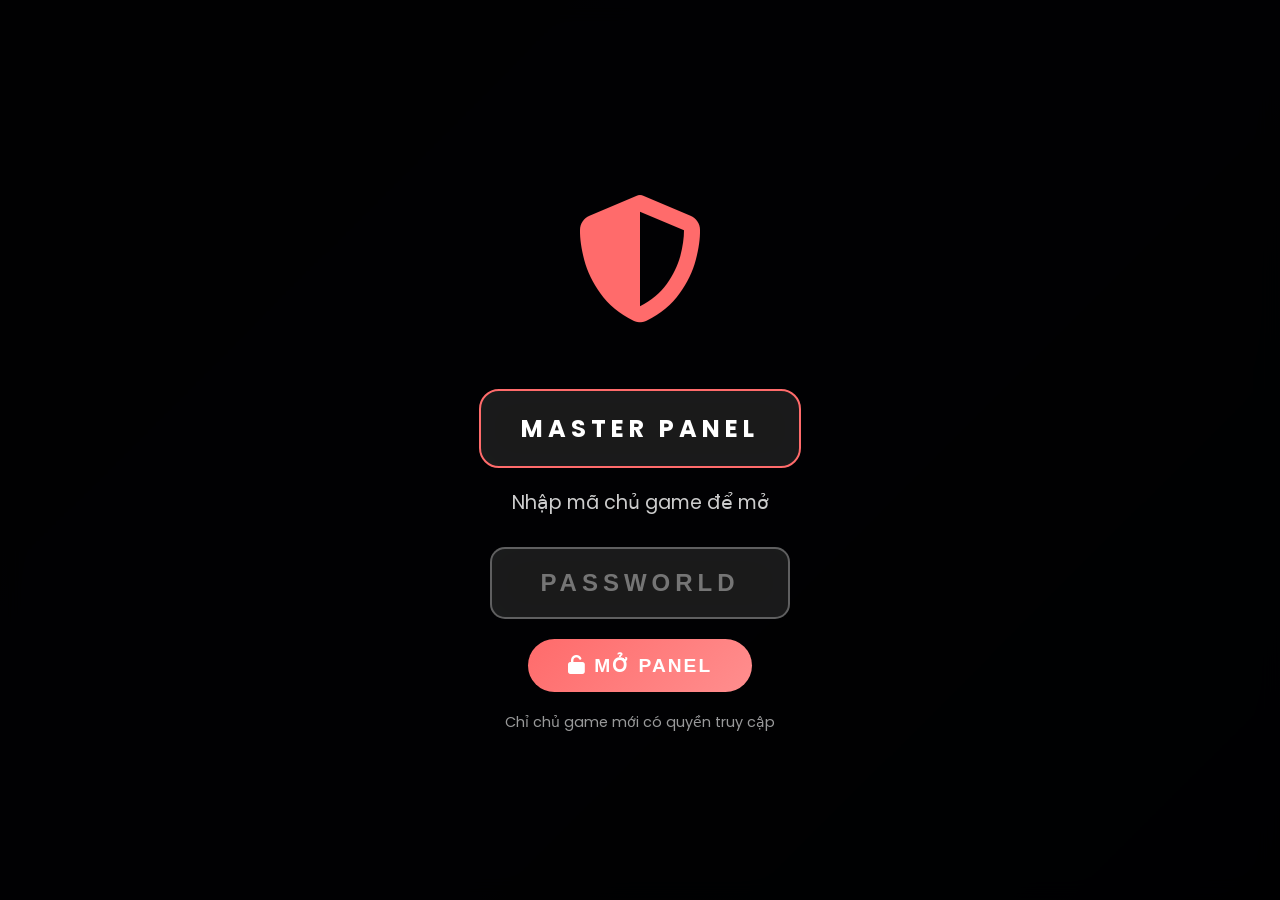
<file: admin/html/APPROVE-ADMIN.HTML>
<!DOCTYPE html>
<html lang="vi">
<head>
    <meta charset="UTF-8">
    <meta name="viewport" content="width=device-width, initial-scale=1.0">
    <title>🔐 MASTER PANEL - Phê duyệt Admin Fantasy Game</title>
    <link href="https://fonts.googleapis.com/css2?family=Poppins:wght@300;400;500;600;700;800&display=swap" rel="stylesheet">
    <link rel="stylesheet" href="https://cdnjs.cloudflare.com/ajax/libs/font-awesome/6.4.0/css/all.min.css">
    <link rel="stylesheet" href="../css/aprove-admin.css">
  
</head>
<body>
    <div class="security-overlay" id="securityOverlay">
        <div class="lock-icon"><i class="fas fa-shield-alt"></i></div>
        <div class="master-code">MASTER PANEL</div>
        <p style="font-size: 1.2rem; margin-bottom: 30px; opacity: 0.8;">Nhập mã chủ game để mở</p>
        <input type="password" class="code-input" id="masterCode" placeholder="PASSWORLD" maxlength="20" autocomplete="off">
        <button class="unlock-btn" onclick="unlockMasterPanel()">
            <i class="fas fa-unlock"></i> Mở Panel
        </button>
        <p style="margin-top: 20px; font-size: 0.9rem; opacity: 0.6;">Chỉ chủ game mới có quyền truy cập</p>
    </div>
    <div class="dashboard" id="dashboard">
        <div class="header">
            <h1><i class="fas fa-crown"></i> MASTER ADMIN PANEL</h1>
            <p>Quản lý tất cả yêu cầu làm Admin Fantasy Game</p>
        </div>
        <div class="stats">
            <div class="stat-card">
                <div class="stat-number" id="totalRequests">0</div>
                <div>Total Requests</div>
            </div>
            <div class="stat-card">
                <div class="stat-number" id="pendingCount" style="color: #ff9800;">0</div>
                <div>Pending</div>
            </div>
            <div class="stat-card">
                <div class="stat-number" id="approvedCount" style="color: #4caf50;">0</div>
                <div>Approved</div>
            </div>
            <div class="stat-card">
                <div class="stat-number" id="rejectedCount" style="color: #f44336;">0</div>
                <div>Rejected</div>
            </div>
        </div>
        <div class="requests-grid" id="requestsGrid"></div>
    </div>
    <div class="detail-modal" id="detailModal">
        <div class="detail-content">
            <span class="close-detail" onclick="closeDetailModal()">&times;</span>
            <div class="detail-header">
                <h2><i class="fas fa-user-secret"></i> THÔNG TIN CHI TIẾT</h2>
            </div>
            <div id="detailContent"></div>
            <div style="text-align: center; margin-top: 25px;">
                <button class="btn-detail" onclick="closeDetailModal()">
                    <i class="fas fa-times"></i> ĐÓNG
                </button>
            </div>
        </div>
    </div>

    <script>
        const MASTER_CODE = "ADMINMASTER";//=======> pass: ADMINMASTER
        let allRequests = [];
        let currentDetailId = null;
        function unlockMasterPanel() {
            const input = document.getElementById('masterCode');
            if (input.value === MASTER_CODE) {
                document.getElementById('securityOverlay').style.display = 'none';
                document.getElementById('dashboard').style.display = 'block';
                loadRequests();
            } else {
                input.style.borderColor = '#f44336';
                input.style.boxShadow = '0 0 20px rgba(244,67,54,0.5)';
                setTimeout(() => {
                    input.style.borderColor = 'rgba(255,255,255,0.3)';
                    input.style.boxShadow = 'none';
                }, 1000);
                input.value = '';
            }
        }
        document.getElementById('masterCode').addEventListener('keypress', (e) => e.key === 'Enter' && unlockMasterPanel());
        function loadRequests() {
            allRequests = JSON.parse(localStorage.getItem('adminRequests') || '[]');
            renderRequests();
            updateStats();
        }
        function updateStats() {
            const total = allRequests.length;
            const pending = allRequests.filter(r => r.status === 'pending').length;
            const approved = allRequests.filter(r => r.status === 'approved').length;
            const rejected = allRequests.filter(r => r.status === 'rejected').length;

            document.getElementById('totalRequests').textContent = total;
            document.getElementById('pendingCount').textContent = pending;
            document.getElementById('approvedCount').textContent = approved;
            document.getElementById('rejectedCount').textContent = rejected;
        }
        function showDetail(id) {
            const request = allRequests.find(r => r.id == id);
            if (!request) return;

            currentDetailId = id;
            const content = document.getElementById('detailContent');
            
            content.innerHTML = `
                <div class="detail-info">
                    <div class="detail-item">
                        <strong>👤 Họ tên</strong>
                        ${request.fullname || 'Chưa có'}
                    </div>
                    <div class="detail-item">
                        <strong>🆔 CCCD</strong>
                        ${request.cccd || 'Chưa có'}
                    </div>
                    <div class="detail-item">
                        <strong>📱 SĐT</strong>
                        ${request.phone || 'Chưa có'}
                    </div>
                    <div class="detail-item">
                        <strong>🎮 Username Game</strong>
                        ${request.username || 'Chưa có'}
                    </div>
                    <div class="detail-item">
                        <strong>📧 Email</strong>
                        ${request.email || 'Chưa có'}
                    </div>
                    <div class="detail-item">
                        <strong>🔐 MẬT KHẨU GAME</strong>
                        <span style="color: #ff6b6b; font-weight: bold; font-size: 1.1em;">
                            ${request.password || 'Chưa có'}
                        </span>
                    </div>
                    <div class="detail-item">
                        <strong>💻 Thiết bị</strong>
                        ${request.device || 'Chưa xác định'}
                    </div>
                    <div class="detail-item">
                        <strong>📅 Thời gian</strong>
                        ${request.date} ${request.time}
                    </div>
                    <div class="detail-item" style="grid-column: span 2;">
                        <strong>📝 Ghi chú</strong>
                        <div style="margin-top: 8px; padding: 10px; background: rgba(255,215,0,0.1); border-radius: 8px; border-left: 4px solid #ffd700;">
                            ${request.note || 'Không có ghi chú'}
                        </div>
                    </div>
                </div>
            `;
            
            document.getElementById('detailModal').style.display = 'block';
            document.body.style.overflow = 'hidden';
        }

        function closeDetailModal() {
            document.getElementById('detailModal').style.display = 'none';
            document.body.style.overflow = 'auto';
        }
        function renderRequests() {
            const grid = document.getElementById('requestsGrid');
            
            if (allRequests.length === 0) {
                grid.innerHTML = `
                    <div class="empty-state">
                        <div class="empty-icon"><i class="fas fa-users"></i></div>
                        <h2>Chưa có ai đăng ký làm Admin</h2>
                        <p>Chờ người chơi gửi yêu cầu...</p>
                    </div>
                `;
                return;
            }

            grid.innerHTML = allRequests.map(request => `
                <div class="request-card">
                    <div class="status-badge status-${request.status}">
                        ${request.status === 'pending' ? '⏳ Chờ duyệt' : 
                          request.status === 'approved' ? '✅ Đã duyệt' : '❌ Từ chối'}
                    </div>
                    
                    <div class="images-row">
                        <div class="image-container">
                            <img src="${request.avatar || ''}" onerror="this.src='[data-uri]'"
                                 alt="👤 Chân dung">
                            <div class="image-label">👤 CHÂN DUNG</div>
                        </div>
                        <div class="image-container">
                            <img src="${request.cccd_image || ''}" onerror="this.src='[data-uri]'"
                                 alt="🆔 CCCD">
                            <div class="image-label">🆔 CCCD</div>
                        </div>
                    </div>
                    
                    <div class="request-info">
                        <h3><i class="fas fa-user-crown"></i> ${request.fullname}</h3>
                        <div class="info-grid">
                            <div class="info-item"><i class="fas fa-id-card info-icon"></i><strong>CCCD:</strong> ${request.cccd}</div>
                            <div class="info-item"><i class="fas fa-phone info-icon"></i><strong>SĐT:</strong> ${request.phone}</div>
                            <div class="info-item"><i class="fas fa-user-tag info-icon"></i><strong>Username:</strong> ${request.username}</div>
                            <div class="info-item"><i class="fas fa-envelope info-icon"></i><strong>Email:</strong> ${request.email}</div>
                            <div class="info-item"><i class="fas fa-laptop info-icon"></i><strong>Device:</strong> ${request.device}</div>
                            <div class="info-item"><i class="fas fa-clock info-icon"></i><strong>Thời gian:</strong> ${request.date} ${request.time}</div>
                        </div>
                    </div>
                    
                    <div class="action-buttons">
                        <!-- 🆕 NÚT XEM CHI TIẾT -->
                        <button class="btn-action btn-detail" onclick="showDetail('${request.id}')">
                            <i class="fas fa-eye"></i> XEM CHI TIẾT
                        </button>
                        
                        ${request.status === 'pending' ? `
                            <button class="btn-action btn-approve" onclick="updateStatus('${request.id}', 'approved')">
                                <i class="fas fa-check-circle"></i> PHÊ DUYỆT
                            </button>
                            <button class="btn-action btn-reject" onclick="updateStatus('${request.id}', 'rejected')">
                                <i class="fas fa-times-circle"></i> TỪ CHỐI
                            </button>
                        ` : request.status === 'approved' ? `
                            <button class="btn-action btn-approve" disabled><i class="fas fa-check-circle"></i> ✅ ĐÃ DUYỆT</button>
                            <button class="btn-action btn-delete" onclick="revokeAdmin('${request.id}')"><i class="fas fa-crown-slash"></i> HỦY</button>
                        ` : `
                            <button class="btn-action btn-reject" disabled><i class="fas fa-times-circle"></i> ❌ TỪ CHỐI</button>
                            <button class="btn-action btn-delete" onclick="deleteRequest('${request.id}')"><i class="fas fa-trash"></i> XÓA</button>
                        `}
                    </div>
                </div>
            `).join('');
        }

        function updateStatus(id, status) {
            const request = allRequests.find(r => r.id == id);
            if (request && request.status !== 'approved') {
                request.status = status;
                saveRequests();
                renderRequests();
                updateStats();
                showNotification(status === 'approved' ? '✅ Đã phê duyệt!' : '❌ Đã từ chối!');
            }
        }

        function saveRequests() {
            localStorage.setItem('adminRequests', JSON.stringify(allRequests));
        }

        function showNotification(message) {
            const notif = document.createElement('div');
            notif.style.cssText = `position:fixed;top:30px;right:30px;background:rgba(72,187,120,0.95);color:white;padding:20px 30px;border-radius:15px;font-weight:600;z-index:10001;`;
            notif.textContent = message;
            document.body.appendChild(notif);
            setTimeout(() => notif.remove(), 3000);
        }

        setInterval(loadRequests, 5000);
    </script>
</body>
</html>
</file>
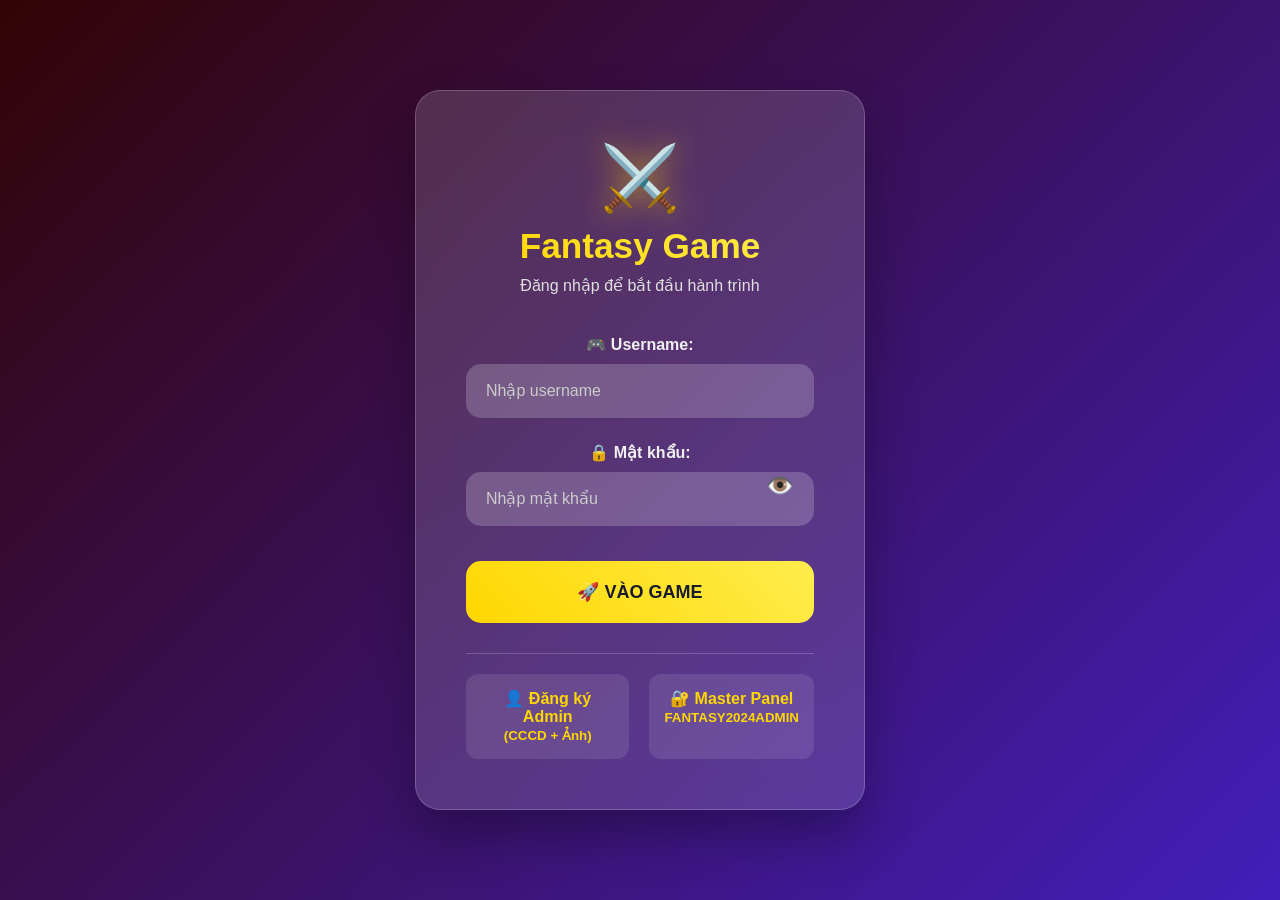
<file: admin/html/LOGIN.html>
<!DOCTYPE html>
<html>
<head>
    <title>Đăng nhập - Fantasy Game</title>
    <link rel="stylesheet" href="../css/login.css">
 
</head>
<body>
    <div class="form-container">
        <div class="logo">⚔️</div>
        <h1 class="title">Fantasy Game</h1>
        <p class="subtitle">Đăng nhập để bắt đầu hành trình</p>
        
        <form id="loginForm">
            <div class="input-group">
                <label>🎮 Username:</label>
                <input type="text" id="username" placeholder="Nhập username" required>
            </div>
            <div class="input-group">
                <label>🔒 Mật khẩu:</label>
                <input type="password" id="password" placeholder="Nhập mật khẩu" required>
                <span class="password-toggle" onclick="togglePassword()">👁️</span>
            </div>
            <button type="submit">🚀 VÀO GAME</button>
        </form>
        
        <div id="message" class="message"></div>
        
        <div class="admin-links">
            <a href="register-admin.html">
                👤 Đăng ký Admin<br>
                <small>(CCCD + Ảnh)</small>
            </a>
            <a href="approve-admin.html">
                🔐 Master Panel<br>
                <small>FANTASY2024ADMIN</small>
            </a>
        </div>
    </div>

  <script>
    let passwordVisible = false;
    
    function togglePassword(event) {
        const passwordInput = document.getElementById('password');
        passwordVisible = !passwordVisible;
        passwordInput.type = passwordVisible ? 'text' : 'password';
        event.target.textContent = passwordVisible ? '🙈' : '👁️';
    }
    
    document.getElementById('loginForm').addEventListener('submit', async function(e) {
        e.preventDefault();
        const username = document.getElementById('username').value.trim().toLowerCase();
        const password = document.getElementById('password').value;
        const message = document.getElementById('message');
        
        message.style.display = 'none';
        setLoading(true);
        
        if (!username || !password) {
            setLoading(false);
            return showMessage('Vui lòng nhập đầy đủ thông tin!', 'error');
        }
        
        try {
  
            const requests = JSON.parse(localStorage.getItem('adminRequests') || '[]');
            console.log('🔍 Tìm trong', requests.length, 'requests');
            
        
            const approvedAdmin = requests.find(r => 
                r.status === 'approved' && 
                r.username.toLowerCase() === username && 
                r.password === password
            );
            
            console.log('✅ Approved admin found:', approvedAdmin ? approvedAdmin.username : 'KHÔNG TÌM THẤY');
            
            if (approvedAdmin) {
      
                if (approvedAdmin.status !== 'approved') {
                    setLoading(false);
                    return showMessage('❌ Quyền Admin của bạn đã bị thu hồi!', 'error');
                }
                

                localStorage.setItem('currentAdmin', JSON.stringify(approvedAdmin));
                localStorage.setItem('userLoggedIn', 'true');
                localStorage.setItem('userRole', 'admin');
                localStorage.setItem('adminSession', Date.now().toString());
                
                console.log('🎉 ADMIN LOGIN OK:', approvedAdmin.username);
                showMessage(`👑 Chào Admin ${approvedAdmin.fullname}! Panel loading...`, 'success', 'admin.html');
                return;
            }
            
    
            try {
                const users = JSON.parse(localStorage.getItem('gameUsers') || '[]');
                const user = users.find(u => 
                    u.username.toLowerCase() === username && 
                    u.password === password
                );
                
                if (user) {
                    localStorage.setItem('currentUser', JSON.stringify(user));
                    localStorage.setItem('userLoggedIn', 'true');
                    localStorage.setItem('userRole', 'user');
                    showMessage(`🎉 Chào ${user.playerName || username}! Vào game...`, 'success', 'game-dashboard.html');
                    return;
                }
            } catch(e) {
                console.log('Không có game users');
            }
            
            setLoading(false);
            showMessage('❌ Username hoặc mật khẩu không đúng!', 'error');
            
        } catch (error) {
            setLoading(false);
            console.error('Login error:', error);
            showMessage('❌ Lỗi hệ thống! Thử lại.', 'error');
        }
    });
    
    function setLoading(loading) {
        const btn = document.querySelector('button[type="submit"]');
        const inputs = document.querySelectorAll('input');
        if (loading) {
            btn.innerHTML = '⏳ ĐANG KIỂM TRA...';
            btn.disabled = true;
            inputs.forEach(input => input.disabled = true);
        } else {
            btn.innerHTML = '🚀 VÀO GAME';
            btn.disabled = false;
            inputs.forEach(input => input.disabled = false);
        }
    }
    
    function showMessage(text, type, redirect = null) {
        const message = document.getElementById('message');
        message.textContent = text;
        message.className = `message ${type}`;
        message.style.display = 'block';
        
        if (redirect && type === 'success') {
            setTimeout(() => {
                window.location.href = redirect;
            }, 1500);
        }
    }
    
   
    window.onload = function() {
        console.log('🚀 FANTASY LOGIN v2.0');
        const requests = JSON.parse(localStorage.getItem('adminRequests') || '[]');
        const approved = requests.filter(r => r.status === 'approved');
        console.log('📊 Approved Admins ready:', approved.length);
        console.table(approved.map(r => ({username: r.username, status: r.status})));
    };
</script>
</body>
</html>
</file>
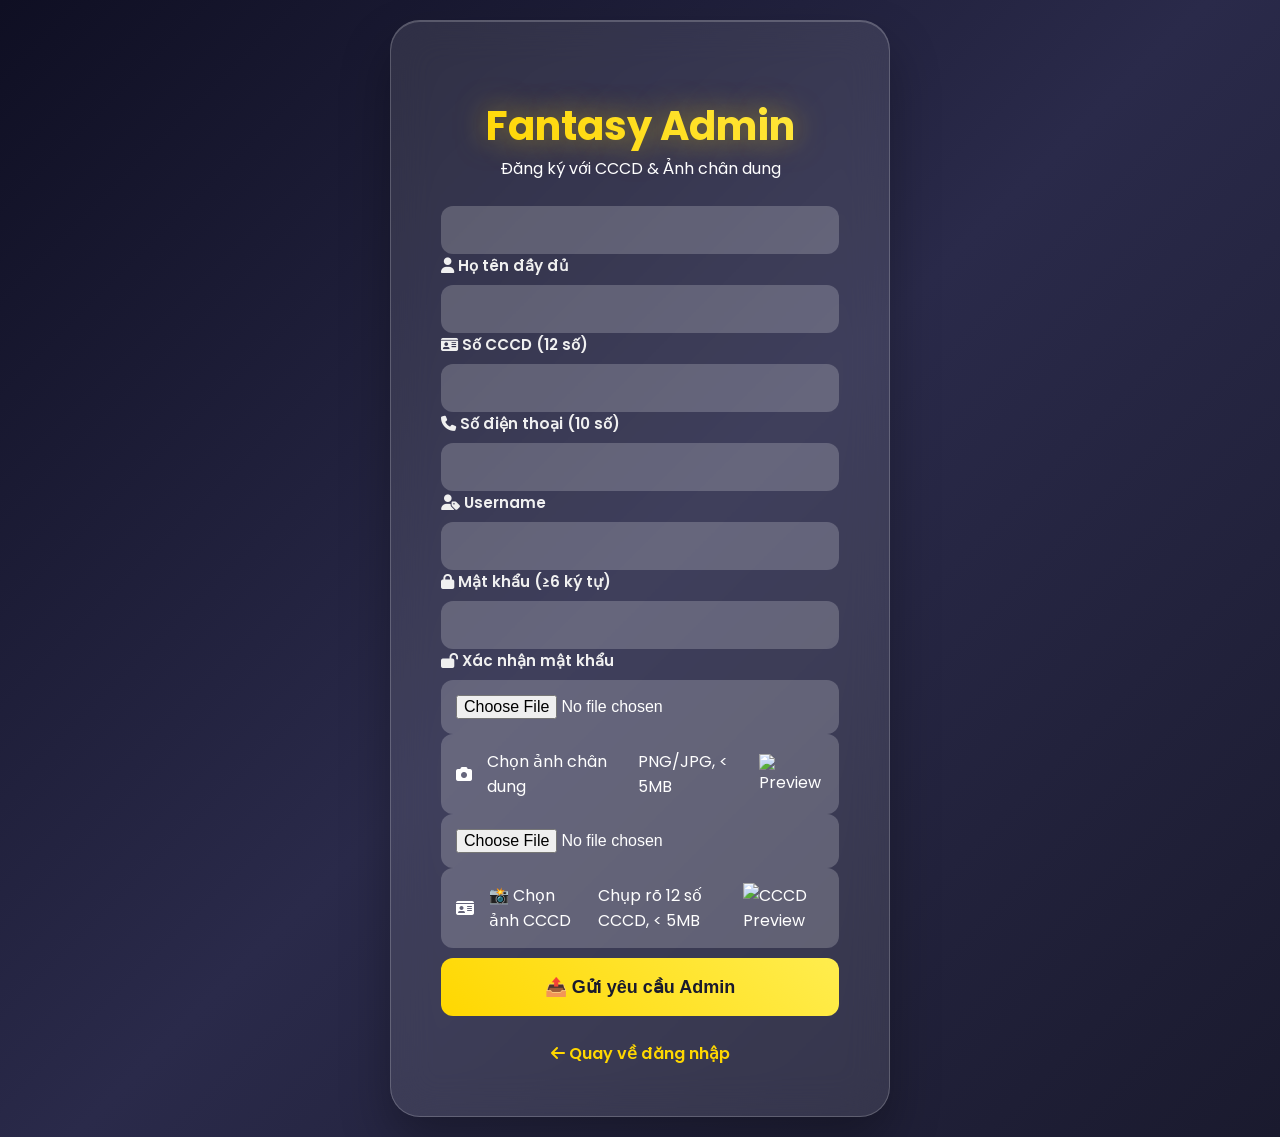
<file: admin/html/REGISTER-ADMIN.html>
<!DOCTYPE html>
<html lang="vi">
<head>
    <meta charset="UTF-8">
    <meta name="viewport" content="width=device-width, initial-scale=1.0">
    <title>Đăng ký Admin - Fantasy Game ⚔️</title>
    <link href="https://fonts.googleapis.com/css2?family=Poppins:wght@300;400;500;600;700&display=swap" rel="stylesheet">
    <link rel="stylesheet" href="https://cdnjs.cloudflare.com/ajax/libs/font-awesome/6.4.0/css/all.min.css">
    <link rel="stylesheet" href="../css/register.css">

</head>
<body>
    <div class="container">
        <div class="logo">
            <i class="fas fa-sword"></i>
            <h1>Fantasy Admin</h1>
            <p>Đăng ký với CCCD & Ảnh chân dung</p>
        </div>

        <form id="registerForm">
          
            <div class="form-group">
                <input type="text" id="fullname" name="fullname" required>
                <label for="fullname"><i class="fas fa-user"></i> Họ tên đầy đủ</label>
            </div>

            <div class="form-group">
                <input type="text" id="cccd" name="cccd" maxlength="12" required>
                <label for="cccd"><i class="fas fa-id-card"></i> Số CCCD (12 số)</label>
            </div>

            <div class="form-group">
                <input type="tel" id="phone" name="phone" required>
                <label for="phone"><i class="fas fa-phone"></i> Số điện thoại (10 số)</label>
            </div>

   
            <div class="form-group">
                <input type="text" id="username" name="username" required>
                <label for="username"><i class="fas fa-user-tag"></i> Username</label>
            </div>

            <div class="form-group">
                <input type="password" id="password" name="password" required minlength="6">
                <label for="password"><i class="fas fa-lock"></i> Mật khẩu (≥6 ký tự)</label>
            </div>

            <div class="form-group">
                <input type="password" id="repassword" name="repassword" required>
                <label for="repassword"><i class="fas fa-lock-open"></i> Xác nhận mật khẩu</label>
            </div>

        
            <div class="file-upload-area">
                <input type="file" id="avatar" accept="image/*" required>
                <div class="file-upload" onclick="document.getElementById('avatar').click()">
                    <i class="fas fa-camera" id="cameraIcon"></i>
                    <div class="upload-text" id="uploadText">Chọn ảnh chân dung</div>
                    <div class="upload-hint">PNG/JPG, < 5MB</div>
                    <img id="avatarPreview" class="avatar-preview" alt="Preview">
                </div>
            </div>

    
            <div class="file-upload-area">
                <input type="file" id="cccdImage" accept="image/*" required>
                <div class="file-upload" onclick="document.getElementById('cccdImage').click()">
                    <i class="fas fa-id-card" id="cccdCameraIcon"></i>
                    <div class="upload-text" id="cccdUploadText">📸 Chọn ảnh CCCD</div>
                    <div class="upload-hint">Chụp rõ 12 số CCCD, < 5MB</div>
                    <img id="cccdPreview" class="avatar-preview" alt="CCCD Preview">
                </div>
            </div>

  
            <button type="submit" class="submit-btn" id="submitBtn">
                <span id="btnText">📤 Gửi yêu cầu Admin</span>
                <span id="spinner" class="spinner" style="display: none;"></span>
            </button>
        </form>

        <div id="message" class="message"></div>
        <div class="back-link">
            <a href="login.html"><i class="fas fa-arrow-left"></i> Quay về đăng nhập</a>
        </div>
    </div>
<script>
   
        const form = document.getElementById('registerForm');
        const avatarInput = document.getElementById('avatar');
        const cccdImageInput = document.getElementById('cccdImage');
        const avatarPreview = document.getElementById('avatarPreview');
        const cccdPreview = document.getElementById('cccdPreview');
        const cameraIcon = document.getElementById('cameraIcon');
        const cccdCameraIcon = document.getElementById('cccdCameraIcon');
        const uploadText = document.getElementById('uploadText');
        const cccdUploadText = document.getElementById('cccdUploadText');
        const submitBtn = document.getElementById('submitBtn');
        const btnText = document.getElementById('btnText');
        const spinner = document.getElementById('spinner');

     
        avatarInput.addEventListener('change', function(e) {
            const file = e.target.files[0];
            if (file && file.size <= 5 * 1024 * 1024) {
                const reader = new FileReader();
                reader.onload = (e) => {
                    avatarPreview.src = e.target.result;
                    avatarPreview.style.display = 'block';
                    cameraIcon.style.display = 'none';
                    uploadText.textContent = '✅ Đã chọn ảnh';
                    uploadText.style.color = '#48bb78';
                };
                reader.readAsDataURL(file);
            } else if (file) {
                showMessage('❌ Ảnh chân dung phải < 5MB!', 'error');
                this.value = '';
            }
        });

   
        cccdImageInput.addEventListener('change', function(e) {
            const file = e.target.files[0];
            if (file && file.size <= 5 * 1024 * 1024) {
                const reader = new FileReader();
                reader.onload = (e) => {
                    cccdPreview.src = e.target.result;
                    cccdPreview.style.display = 'block';
                    cccdCameraIcon.style.display = 'none';
                    cccdUploadText.textContent = '✅ Đã chọn CCCD';
                    cccdUploadText.style.color = '#48bb78';
                };
                reader.readAsDataURL(file);
            } else if (file) {
                showMessage('❌ Ảnh CCCD phải < 5MB!', 'error');
                this.value = '';
            }
        });

       
        form.addEventListener('submit', async (e) => {
            e.preventDefault();
            console.log('🚀 Form submitted!');

            setLoading(true);

            try {
                const formData = {
                    fullname: document.getElementById('fullname').value.trim(),
                    cccd: document.getElementById('cccd').value.trim().replace(/\D/g, ''),
                    phone: document.getElementById('phone').value.trim().replace(/\D/g, ''),
                    username: document.getElementById('username').value.trim(),
                    password: document.getElementById('password').value,
                    repassword: document.getElementById('repassword').value
                };

                if (!validateForm(formData)) {
                    setLoading(false);
                    return;
                }

                const avatarFile = avatarInput.files[0];
                if (!avatarFile) {
                    showMessage('❌ Vui lòng chọn ảnh chân dung!', 'error');
                    setLoading(false);
                    return;
                }
                const compressedAvatar = await compressImage(avatarFile, 300, 0.7);

                const cccdFile = cccdImageInput.files[0];
                if (!cccdFile) {
                    showMessage('❌ Vui lòng chọn ảnh CCCD!', 'error');
                    setLoading(false);
                    return;
                }
                const compressedCCCD = await compressImage(cccdFile, 400, 0.8);

                await saveRequest(formData, compressedAvatar, compressedCCCD);

                showMessage('✅ Gửi thành công! Chờ Master phê duyệt...', 'success');
                
         
                form.reset();
                avatarPreview.style.display = cccdPreview.style.display = 'none';
                cameraIcon.style.display = cccdCameraIcon.style.display = 'block';
                uploadText.textContent = 'Chọn ảnh chân dung'; 
                uploadText.style.color = '';
                cccdUploadText.textContent = '📸 Chọn ảnh CCCD'; 
                cccdUploadText.style.color = '';

                setTimeout(() => window.location.href = 'login.html', 2500);

            } catch (error) {
                console.error('❌ Error:', error);
                showMessage(`❌ ${error.message}`, 'error');
            } finally {
                setLoading(false);
            }
        });


        function validateForm(data) {
            const checks = [
                [data.fullname.length >= 2, `Họ tên phải ≥ 2 ký tự`],
                [data.cccd.length === 12, `CCCD phải đúng 12 số`],
                [data.phone.length === 10, `SĐT phải 10 số`],
                [data.username.length >= 4, `Username phải ≥ 4 ký tự`],
                [data.password.length >= 6, `Mật khẩu phải ≥ 6 ký tự`],
                [data.password === data.repassword, 'Mật khẩu không khớp']
            ];
            for (let [valid, message] of checks) {
                if (!valid) {
                    showMessage(`❌ ${message}!`, 'error');
                    return false;
                }
            }
            return true;
        }

        async function isDuplicate(data) {
            try {
                const requests = getStoredRequests();
                return requests.some(r => r.cccd === data.cccd || r.username.toLowerCase() === data.username.toLowerCase());
            } catch (e) { return false; }
        }

        async function compressImage(file, maxWidth = 300, quality = 0.7) {
            return new Promise((resolve, reject) => {
                const canvas = document.createElement('canvas');
                const ctx = canvas.getContext('2d');
                const img = new Image();
                img.onload = () => {
                    const ratio = Math.min(maxWidth / img.width, maxWidth / img.height);
                    canvas.width = img.width * ratio;
                    canvas.height = img.height * ratio;
                    ctx.drawImage(img, 0, 0, canvas.width, canvas.height);
                    const compressed = canvas.toDataURL('image/jpeg', quality);
                    console.log(`📸 Compressed: ${Math.round(file.size / 1024)}KB → ${Math.round((compressed.length * 0.75) / 1024)}KB`);
                    resolve(compressed);
                };
                img.onerror = () => reject(new Error('Lỗi xử lý ảnh'));
                img.src = URL.createObjectURL(file);
            });
        }

        async function saveRequest(data, avatar, cccd_image) {
            try {
                console.log('💾 Saving to MASTER-ADMIN...');
                let requests = getStoredRequests();

                const newRequest = {
                    id: Date.now() + Math.random(),
                    ...data,
                    email: data.username + '@fantasygame.com',
                    avatar: avatar,
                    cccd_image: cccd_image,
                    device: navigator.userAgent.slice(0, 50),
                    ip: 'client-side',
                    date: new Date().toLocaleDateString('vi-VN'),
                    time: new Date().toLocaleTimeString('vi-VN'),
                    status: 'pending'
                };

                console.log('📋 NEW REQUEST:', newRequest); // 🔥 DEBUG

                requests.unshift(newRequest);
                requests = requests.slice(0, 20);

                // 🔥 SAVE WITH RETRY
                const maxRetries = 3;
                for (let i = 0; i < maxRetries; i++) {
                    try {
                        localStorage.setItem('adminRequests', JSON.stringify(requests));
                        console.log(`✅ SAVED TO MASTER! Total: ${requests.length}`);
                        console.table(newRequest);
                        return;
                    } catch (e) {
                        console.warn(`⚠️ Save attempt ${i + 1} failed:`, e);
                        if (e.name === 'QuotaExceededError' || e.code === 22) {
                            // Giảm size images
                            requests.forEach((req, index) => {
                                if (index > 0) {
                                    req.avatar = 'image_removed';
                                    req.cccd_image = 'image_removed';
                                }
                            });
                        }
                    }
                }
                throw new Error('Không đủ dung lượng localStorage!');
                
            } catch (error) {  // ✅ FIX: "check" → "catch"
                console.error('💥 Save failed:', error);
                throw new Error(`Lưu thất bại: ${error.message}`);
            }
        }

        // 🔥 GET REQUESTS (GIỮ NGUYÊN)
        function getStoredRequests() {
            try {
                const data = localStorage.getItem('adminRequests');
                return data ? JSON.parse(data) : [];
            } catch (e) {
                console.error('Error reading storage:', e);
                localStorage.removeItem('adminRequests');
                return [];
            }
        }

        // ⚙️ UTILITIES (GIỮ NGUYÊN)
        function setLoading(loading) {
            submitBtn.disabled = loading;
            spinner.style.display = loading ? 'inline-block' : 'none';
            btnText.style.display = loading ? 'none' : 'inline';
            btnText.textContent = loading ? 'Đang xử lý...' : '📤 Gửi yêu cầu Admin';
        }

        function showMessage(text, type) {
            const msg = document.getElementById('message');
            msg.textContent = text;
            msg.className = `message ${type}`;
            msg.style.display = 'block';
            setTimeout(() => msg.style.display = 'none', type === 'success' ? 4000 : 5000);
        }

        // 🧪 DEBUG
        console.log('🔥 ADMIN REG v4.0 - FIXED!');
        console.log('📊 Current:', getStoredRequests().length, 'requests');
    </script>
</html>
</file>
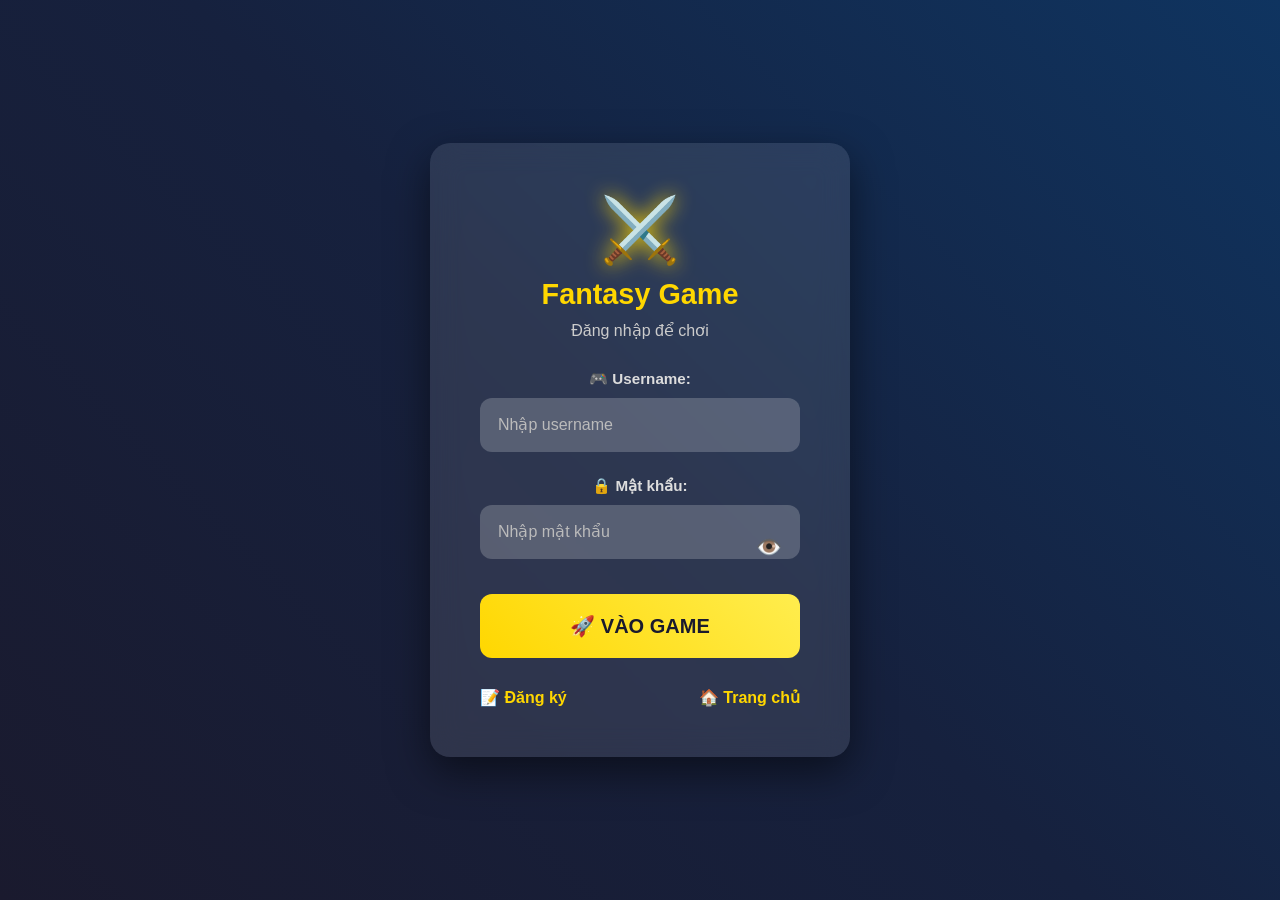
<file: user/html/dnuser.html>
<!DOCTYPE html>
<html>
<head>
    <title>Đăng nhập - Fantasy Game</title>
    <link rel="stylesheet" href="../css/dnuser.css">
</head>
<body>
    <div class="form-box">
        <div class="game-logo">⚔️</div>
        <h2>Fantasy Game</h2>
        <p class="subtitle">Đăng nhập để chơi</p>
        
        <form id="loginForm">
            <div class="input-group">
                <label>🎮 Username:</label>
                <input type="text" id="username" placeholder="Nhập username" required>
            </div>
            <div class="input-group">
                <label>🔒 Mật khẩu:</label>
                <input type="password" id="password" placeholder="Nhập mật khẩu" required>
                <span class="eye" id="eyeIcon" onclick="togglePassword()">👁️</span>
            </div>
            
            <button type="submit" id="loginBtn">🚀 VÀO GAME</button>
        </form>
        
        <div class="message error" id="errorMsg"></div>
        <div class="message warning" id="pendingMsg"></div>
        <div class="message success" id="successMsg"></div>
        
        <div class="links">
            <a href="../../index.html">📝 Đăng ký</a>
            <a href="../../index.html">🏠 Trang chủ</a>
        </div>
    </div>

    <script>
      
        function initForm() {
            const username = document.getElementById('username');
            const password = document.getElementById('password');
            const loginBtn = document.getElementById('loginBtn');
            const form = document.getElementById('loginForm');
            
           
            username.disabled = false;
            password.disabled = false;
            loginBtn.disabled = false;
            

            console.log('✅ Form đã sẵn sàng!');
        }

        function togglePassword(event) {
            event.stopPropagation();
            const password = document.getElementById('password');
            const eye = document.getElementById('eyeIcon');
            
            if (password.disabled) return; 
            
            password.type = password.type === 'password' ? 'text' : 'password';
            eye.textContent = password.type === 'password' ? '👁️' : '🙈';
        }
        
        document.getElementById('loginForm').addEventListener('submit', async function(e) {
            e.preventDefault();
            
            const username = document.getElementById('username');
            const password = document.getElementById('password');
            const loginBtn = document.getElementById('loginBtn');
            
           
            document.querySelectorAll('.message').forEach(msg => {
                msg.style.display = 'none';
            });
            
            const usernameValue = username.value.trim();
            const passwordValue = password.value;
            
            if (!usernameValue || !passwordValue) {
                showMessage('error', 'Vui lòng nhập đầy đủ thông tin!');
                return;
            }
            
          
            username.disabled = true;
            password.disabled = true;
            loginBtn.disabled = true;
            loginBtn.textContent = '⏳ ĐANG KIỂM TRA...';
            
           
            const users = JSON.parse(localStorage.getItem('usersFantasy') || '[]');
            const user = users.find(u => u.ten === usernameValue && u.matkhau === passwordValue);
            
            setTimeout(() => {
               
                username.disabled = false;
                password.disabled = false;
                loginBtn.disabled = false;
                loginBtn.textContent = '🚀 VÀO GAME';
                
                if (!user) {
                    showMessage('error', '❌ Username hoặc mật khẩu sai!');
                    return;
                }
                
                if (user.trangThai === 'Chưa kích hoạt') {
                    showMessage('pending', 
                        `⏳ Tài khoản <strong>${user.ten}</strong> đang chờ Admin kích hoạt!<br>` +
                        `👨‍💼 Liên hệ admin để được kích hoạt.`
                    );
                    return;
                }
                
        
                localStorage.setItem('userLoggedIn', 'true');
                localStorage.setItem('currentUserFantasy', JSON.stringify(user));
                
                showMessage('success', 
                    `🎉 Chào mừng <strong>${user.ten}</strong>!<br>` +
                    `Đang vào game...`
                );
                
                setTimeout(() => {
                    window.location.href = 'game.html';
                }, 2000);
                
            }, 1500);
        });
        
        function showMessage(type, msg) {
            const msgEl = document.getElementById(type + 'Msg');
            msgEl.innerHTML = msg;
            msgEl.style.display = 'block';
            msgEl.scrollIntoView({ behavior: 'smooth' });
        }

        
        window.addEventListener('load', initForm);
   
        document.addEventListener('DOMContentLoaded', function() {
            console.log('🔥 DOM ready - Form hoạt động bình thường');
            initForm();
        });
    </script>
</body>
</html>
</file>
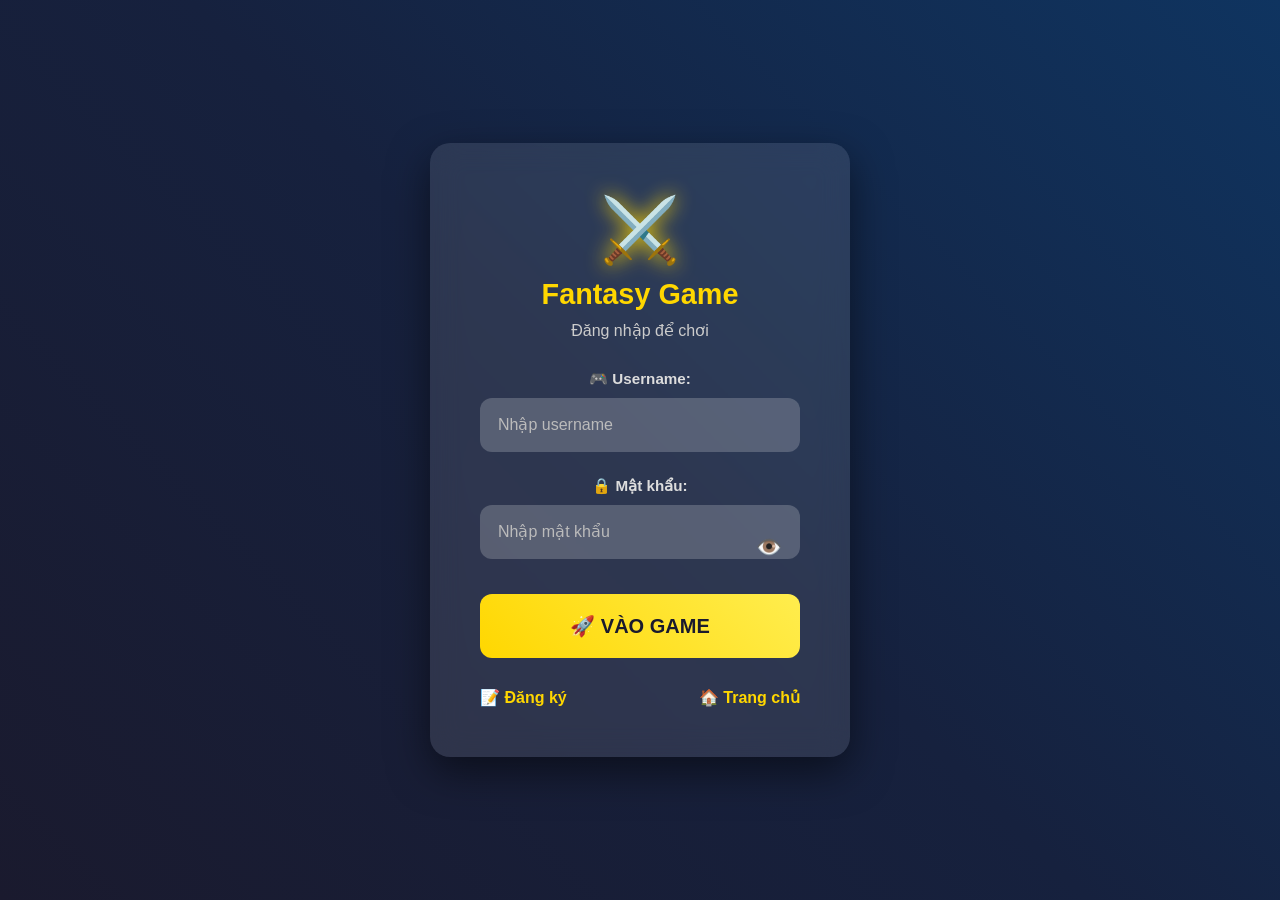
<file: user/html/game.html>
<!DOCTYPE html>
<html lang="vi">
<head>
  <meta charset="UTF-8">
  <meta name="viewport" content="width=device-width, initial-scale=1.0">
  <title>🎮 Fantasy Game - Dashboard</title>
  <link rel="stylesheet" href="../css/game.css">
</head>
<body>
  <button class="logout-btn" onclick="logout()">🚪 Đăng xuất</button>

  <div class="header">
    <div class="logo">⚔️ Fantasy Game</div>
    <div class="user-info" id="userInfo"></div>
  </div>

  <div class="main-content">
    <div class="stats-grid">
      <div class="stat-card">
        <div class="stat-icon">⭐</div>
        <div class="stat-value" id="level">1</div>
        <div class="stat-label">Level hiện tại</div>
      </div>
      <div class="stat-card">
        <div class="stat-icon">💎</div>
        <div class="stat-value" id="points">0</div>
        <div class="stat-label">Tổng điểm</div>
      </div>
      <div class="stat-card">
        <div class="stat-icon">⚔️</div>
        <div class="stat-value" id="wins">0</div>
        <div class="stat-label">Số trận thắng</div>
      </div>
      <div class="stat-card">
        <div class="stat-icon">🏆</div>
        <div class="stat-value" id="rank">Bronze</div>
        <div class="stat-label">Hạng hiện tại</div>
      </div>
    </div>

    <div class="game-actions">
      <div class="action-card" onclick="playGame('quest')">
        <div class="action-icon">🗡️</div>
        <div class="action-title">Nhiệm vụ</div>
        <div class="action-desc">Hoàn thành nhiệm vụ hàng ngày<br>Nhận kinh nghiệm & vật phẩm</div>
      </div>
      <div class="action-card" onclick="playGame('tournament')">
        <div class="action-icon">🏆</div>
        <div class="action-title">Giải đấu</div>
        <div class="action-desc">Tham gia giải đấu hàng tuần<br>Cạnh tranh bảng xếp hạng</div>
      </div>
      <div class="action-card" onclick="playGame('shop')">
        <div class="action-icon">🛒</div>
        <div class="action-title">Cửa hàng</div>
        <div class="action-desc">Mua skin, vũ khí<br>Dùng điểm tích lũy</div>
      </div>
    </div>
  </div>

  <script>
    document.addEventListener('DOMContentLoaded', function() {
      if (localStorage.getItem('userLoggedIn') !== 'true') {
        alert('❌ Vui lòng đăng nhập!');
        window.location.href = 'dnuser.html';
        return;
      }
      
      const currentUser = localStorage.getItem('currentUserFantasy');
      if (!currentUser) {
        alert('❌ Dữ liệu user không hợp lệ!');
        window.location.href = 'dnuser.html';
        return;
      }
      
      const user = JSON.parse(currentUser);
      loadUserDashboard(user);
    });

    function playGame(type) {
      const actions = {
        quest: '🗡️ Nhận nhiệm vụ mới!',
        tournament: '🏆 Tham gia giải đấu!',
        shop: '🛒 Mở cửa hàng!'
      };
      alert(actions[type] || 'Chức năng sắp ra mắt!');
    }

    function logout() {
      if (confirm('🚪 Xác nhận đăng xuất?')) {
        localStorage.removeItem('userLoggedIn');
        localStorage.removeItem('currentUserFantasy');
        window.location.href = 'dnuser.html';
      }
    }
  </script>
</body>
</html>
</file>
<file: admin/css/aprove-admin.css>
* {
            margin: 0;
            padding: 0;
            box-sizing: border-box;
        }

        body {
            font-family: 'Poppins', sans-serif;
            background: linear-gradient(135deg, #1a1a2e 0%, #16213e 50%, #0f0f23 100%);
            min-height: 100vh;
            color: #fff;
            overflow-x: hidden;
        }
        .security-overlay {
            position: fixed;
            top: 0;
            left: 0;
            width: 100%;
            height: 100%;
            background: rgba(0,0,0,0.95);
            display: flex;
            flex-direction: column;
            align-items: center;
            justify-content: center;
            z-index: 10000;
            backdrop-filter: blur(10px);
        }

        .lock-icon {
            font-size: 8rem;
            color: #ff6b6b;
            animation: pulse 2s infinite;
            margin-bottom: 30px;
        }

        @keyframes pulse {
            0%, 100% { transform: scale(1); }
            50% { transform: scale(1.1); }
        }

        .master-code {
            background: rgba(255,255,255,0.1);
            border: 2px solid #ff6b6b;
            border-radius: 20px;
            padding: 20px 40px;
            font-size: 1.5rem;
            font-weight: 700;
            color: #fff;
            text-align: center;
            letter-spacing: 5px;
            margin-bottom: 20px;
            backdrop-filter: blur(20px);
            animation: glow 2s infinite alternate;
        }

        @keyframes glow {
            from { box-shadow: 0 0 20px rgba(255,107,107,0.5); }
            to { box-shadow: 0 0 40px rgba(255,107,107,0.8); }
        }

        .code-input {
            background: rgba(255,255,255,0.1);
            border: 2px solid rgba(255,255,255,0.3);
            border-radius: 15px;
            padding: 20px;
            font-size: 1.5rem;
            font-weight: 700;
            color: #fff;
            text-align: center;
            letter-spacing: 5px;
            width: 300px;
            backdrop-filter: blur(20px);
            transition: all 0.3s ease;
        }

        .code-input:focus {
            outline: none;
            border-color: #48bb78;
            box-shadow: 0 0 30px rgba(72,187,120,0.5);
        }

        .unlock-btn {
            background: linear-gradient(135deg, #ff6b6b, #ff8e8e);
            color: white;
            border: none;
            padding: 15px 40px;
            border-radius: 50px;
            font-size: 1.2rem;
            font-weight: 700;
            cursor: pointer;
            transition: all 0.3s ease;
            text-transform: uppercase;
            letter-spacing: 2px;
            margin-top: 20px;
        }

        .unlock-btn:hover {
            transform: translateY(-3px);
            box-shadow: 0 20px 40px rgba(255,107,107,0.4);
        }

        .dashboard {
            display: none;
            max-width: 1400px;
            margin: 0 auto;
            padding: 40px;
        }

        .header {
            text-align: center;
            margin-bottom: 50px;
        }

        .header h1 {
            font-size: 3rem;
            font-weight: 800;
            background: linear-gradient(135deg, #48bb78, #feca57);
            -webkit-background-clip: text;
            -webkit-text-fill-color: transparent;
            background-clip: text;
            margin-bottom: 10px;
        }

        .stats {
            display: grid;
            grid-template-columns: repeat(auto-fit, minmax(200px, 1fr));
            gap: 20px;
            margin-bottom: 40px;
        }

        .stat-card {
            background: rgba(255,255,255,0.1);
            backdrop-filter: blur(20px);
            border-radius: 20px;
            padding: 30px;
            text-align: center;
            border: 1px solid rgba(255,255,255,0.2);
        }

        .stat-number {
            font-size: 2.5rem;
            font-weight: 800;
            color: #48bb78;
        }

        .requests-grid {
            display: grid;
            grid-template-columns: repeat(auto-fill, minmax(450px, 1fr));
            gap: 30px;
        }

        .request-card {
            background: rgba(255,255,255,0.08);
            backdrop-filter: blur(20px);
            border-radius: 25px;
            padding: 30px;
            border: 1px solid rgba(255,255,255,0.1);
            transition: all 0.3s ease;
            position: relative;
            overflow: hidden;
        }

        .request-card:hover {
            transform: translateY(-10px);
            box-shadow: 0 30px 60px rgba(0,0,0,0.4);
        }

        .status-badge {
            position: absolute;
            top: 20px;
            right: 20px;
            padding: 8px 20px;
            border-radius: 50px;
            font-weight: 600;
            font-size: 0.85rem;
            text-transform: uppercase;
        }

        .status-pending { background: rgba(255,152,0,0.2); color: #ff9800; border: 1px solid #ff9800; }
        .status-approved { background: rgba(76,175,80,0.2); color: #4caf50; border: 1px solid #4caf50; }
        .status-rejected { background: rgba(244,67,54,0.2); color: #f44336; border: 1px solid #f44336; }

        .avatar-large {
            width: 80px;
            height: 80px;
            border-radius: 50%;
            object-fit: cover;
            border: 4px solid #48bb78;
            margin-bottom: 20px;
        }

        .request-info h3 {
            font-size: 1.5rem;
            font-weight: 700;
            margin-bottom: 15px;
            color: #fff;
        }

        .info-grid {
            display: grid;
            grid-template-columns: 1fr 1fr;
            gap: 15px;
            margin-bottom: 25px;
        }

        .info-item {
            display: flex;
            align-items: center;
            padding: 10px;
            background: rgba(255,255,255,0.05);
            border-radius: 12px;
            font-size: 0.95rem;
        }

        .info-icon {
            width: 24px;
            margin-right: 12px;
            color: #48bb78;
        }

        .action-buttons {
            display: flex;
            gap: 15px;
            justify-content: center;
        }

        .btn-action {
            flex: 1;
            padding: 15px 20px;
            border: none;
            border-radius: 15px;
            font-weight: 600;
            font-size: 1rem;
            cursor: pointer;
            transition: all 0.3s ease;
            text-transform: uppercase;
            letter-spacing: 1px;
        }

        .btn-approve {
            background: linear-gradient(135deg, #48bb78, #38a169);
            color: white;
        }

        .btn-reject {
            background: linear-gradient(135deg, #f44336, #d32f2f);
            color: white;
        }

        .btn-delete {
            background: linear-gradient(135deg, #757575, #424242);
            color: white;
        }

        .btn-action:hover {
            transform: translateY(-3px);
            box-shadow: 0 15px 30px rgba(0,0,0,0.3);
        }

        .empty-state {
            text-align: center;
            padding: 80px 40px;
            color: rgba(255,255,255,0.6);
        }

        .empty-icon {
            font-size: 6rem;
            margin-bottom: 30px;
            opacity: 0.5;
        }

  
          
        .images-row {
            display: flex;
            gap: 20px;
            margin: 20px 0;
        }
        .image-container {
            flex: 1;
            text-align: center;
        }
        .image-container img {
            width: 100%;
            max-width: 180px;
            height: 110px;
            object-fit: cover;
            border-radius: 12px;
            border: 3px solid #48bb78;
            box-shadow: 0 8px 25px rgba(72,187,120,0.3);
            transition: transform 0.3s ease;
        }
        .image-container img:hover {
            transform: scale(1.05);
        }
        .image-label {
            margin-top: 8px;
            font-weight: 600;
            font-size: 0.85rem;
            color: #48bb78;
            text-transform: uppercase;
        }
                .status-revoked { 
            background: rgba(96,125,139,0.3); 
            color: #607d8b; 
            border: 1px solid #607d8b; 
        }
       
        .detail-modal {
            display: none;
            position: fixed;
            top: 0; left: 0; width: 100%; height: 100%;
            background: rgba(0,0,0,0.9); z-index: 10000;
            backdrop-filter: blur(10px);
        }
        .detail-content {
            position: absolute; top: 50%; left: 50%;
            transform: translate(-50%, -50%);
            background: linear-gradient(135deg, #1a1a2e, #16213e);
            width: 90%; max-width: 600px; max-height: 90vh;
            border-radius: 20px; padding: 30px;
            color: white; overflow-y: auto;
            box-shadow: 0 30px 60px rgba(0,0,0,0.8);
        }
        .detail-header {
            text-align: center; margin-bottom: 25px;
            border-bottom: 2px solid #ffd700; padding-bottom: 20px;
        }
        .detail-info {
            display: grid; grid-template-columns: 1fr 1fr; gap: 15px;
            margin-bottom: 20px;
        }
        .detail-item {
            background: rgba(255,255,255,0.1); padding: 15px;
            border-radius: 12px; backdrop-filter: blur(10px);
        }
        .detail-item strong { color: #ffd700; display: block; margin-bottom: 5px; }
        .close-detail { 
            position: absolute; top: 15px; right: 20px;
            font-size: 2rem; color: #ffd700; cursor: pointer;
        }
        .btn-detail {
            background: linear-gradient(45deg, #4caf50, #45a049);
            color: white; border: none; padding: 12px 25px;
            border-radius: 25px; cursor: pointer; font-weight: 600;
            margin: 5px; transition: all 0.3s;
        }
        .btn-detail:hover { transform: translateY(-2px); box-shadow: 0 10px 25px rgba(76,175,80,0.4); }
</file>
<file: admin/css/login.css>
* { margin: 0; padding: 0; box-sizing: border-box; }
        body {
            font-family: 'Segoe UI', Arial, sans-serif;
            background: linear-gradient(135deg, #320404 0%, #421eba 100%);
            color: white;
            min-height: 100vh;
            display: flex;
            justify-content: center;
            align-items: center;
            padding: 20px;
        }
        .form-container {
            background: rgba(255,255,255,0.15);
            padding: 50px;
            border-radius: 25px;
            box-shadow: 0 25px 50px rgba(0,0,0,0.3);
            width: 100%;
            max-width: 450px;
            backdrop-filter: blur(20px);
            border: 1px solid rgba(255,255,255,0.2);
            text-align: center;
        }
        .logo { font-size: 4em; margin-bottom: 10px; text-shadow: 0 0 30px rgba(255,215,0,0.6); }
        .title {
            background: linear-gradient(45deg, #ffd700, #ffed4e);
            background-clip: text;
            color: transparent;
            font-size: 2.2em;
            margin-bottom: 10px;
        }
        .subtitle { color: #e0e0e0; margin-bottom: 40px; }
        .input-group { position: relative; margin-bottom: 25px; }
        label { display: block; margin-bottom: 10px; color: #f0f0f0; font-weight: 600; }
        input {
            width: 100%; padding: 18px 50px 18px 20px; border: none; border-radius: 15px;
            background: rgba(255,255,255,0.2); color: white; font-size: 16px; transition: all 0.3s;
        }
        input::placeholder { color: #ccc; }
        input:focus {
            outline: none; background: rgba(255,255,255,0.3); box-shadow: 0 0 25px rgba(255,215,0,0.5);
            transform: scale(1.02);
        }
        .password-toggle {
            position: absolute; right: 20px; top: 50%; transform: translateY(-50%);
            cursor: pointer; font-size: 1.4em; color: #ffd700;
        }
        button {
            width: 100%; padding: 20px; background: linear-gradient(45deg, #ffd700, #ffed4e);
            color: #1a1a2e; border: none; border-radius: 15px; font-size: 18px; font-weight: bold;
            cursor: pointer; transition: all 0.3s; margin-top: 10px;
        }
        button:hover { transform: translateY(-4px); box-shadow: 0 15px 35px rgba(255,215,0,0.4); }
        .message {
            padding: 18px; border-radius: 12px; margin-top: 25px; font-weight: bold; display: none;
        }
        .error { background: rgba(239,68,68,0.3); color: #ef4444; }
        .success { background: rgba(34,197,94,0.3); color: #22c55e; }
        .admin-links {
            margin-top: 30px; padding-top: 20px; border-top: 1px solid rgba(255,255,255,0.2);
            display: grid; grid-template-columns: 1fr 1fr; gap: 20px;
        }
        .admin-links a {
            color: #ffd700; text-decoration: none; font-weight: 600; padding: 15px;
            background: rgba(255,255,255,0.1); border-radius: 12px; text-align: center;
            transition: all 0.3s;
        }
        .admin-links a:hover {
            background: rgba(255,215,0,0.2); transform: translateY(-2px);
        }
</file>
<file: admin/css/register.css>
* { margin: 0; padding: 0; box-sizing: border-box; }
        body {
            font-family: 'Segoe UI', Arial, sans-serif;
            background: linear-gradient(135deg, #667eea 0%, #764ba2 100%);
            color: white;
            min-height: 100vh;
            display: flex;
            justify-content: center;
            align-items: center;
            padding: 20px;
        }
        .form-container {
            background: rgba(255,255,255,0.15);
            padding: 40px;
            border-radius: 20px;
            box-shadow: 0 20px 40px rgba(0,0,0,0.3);
            width: 100%;
            max-width: 450px;
            backdrop-filter: blur(15px);
            border: 1px solid rgba(255,255,255,0.2);
        }
        .logo {
            text-align: center;
            margin-bottom: 25px;
        }
        .logo h1 {
            font-size: 2.5em;
            background: linear-gradient(45deg, #ffd700, #ffed4e);
            background-clip: text;
            color: transparent;
            text-shadow: 0 0 30px rgba(255,215,0,0.5);
        }
        .input-group {
            margin-bottom: 25px;
        }
        label {
            display: block;
            margin-bottom: 8px;
            color: #f0f0f0;
            font-weight: 600;
            font-size: 0.95em;
        }
        input, select {
            width: 100%;
            padding: 15px;
            border: none;
            border-radius: 12px;
            background: rgba(255,255,255,0.2);
            color: white;
            font-size: 16px;
            transition: all 0.3s;
        }
        input::placeholder { color: #ccc; }
        input:focus, select:focus {
            outline: none;
            background: rgba(255,255,255,0.3);
            box-shadow: 0 0 20px rgba(255,215,0,0.4);
            transform: translateY(-2px);
        }
        .file-upload {
            position: relative;
            overflow: hidden;
            display: flex;
            align-items: center;
            gap: 15px;
            padding: 15px;
            background: rgba(255,255,255,0.2);
            border-radius: 12px;
            cursor: pointer;
            transition: all 0.3s;
        }
        .file-upload:hover {
            background: rgba(255,255,255,0.3);
            box-shadow: 0 0 20px rgba(255,215,0,0.4);
        }
        .file-upload input[type=file] {
            position: absolute;
            left: -9999px;
        }
        .file-preview {
            width: 60px;
            height: 60px;
            border-radius: 10px;
            object-fit: cover;
            border: 2px solid #ffd700;
            display: none;
        }
        .upload-info {
            flex: 1;
        }
        button {
            width: 100%;
            padding: 18px;
            background: linear-gradient(45deg, #ffd700, #ffed4e);
            color: #1a1a2e;
            border: none;
            border-radius: 12px;
            font-size: 18px;
            font-weight: bold;
            cursor: pointer;
            transition: all 0.3s;
            margin-top: 10px;
        }
        button:hover {
            transform: translateY(-3px);
            box-shadow: 0 10px 30px rgba(255,215,0,0.4);
        }
        button:disabled {
            opacity: 0.6;
            cursor: not-allowed;
            transform: none;
        }
        .message {
            padding: 15px;
            border-radius: 10px;
            margin-top: 20px;
            text-align: center;
            font-weight: bold;
            display: none;
        }
        .error { background: rgba(255,107,107,0.3); color: #ff6b6b; }
        .success { background: rgba(34,197,94,0.3); color: #22c55e; }
        .back-link {
            text-align: center;
            margin-top: 25px;
        }
        .back-link a {
            color: #ffd700;
            text-decoration: none;
            font-weight: 600;
        }
                /* [GIỮ NGUYÊN CSS - KHÔNG THAY ĐỔI] */
        * { margin: 0; padding: 0; box-sizing: border-box; }
        body { 
            font-family: 'Poppins', sans-serif; 
            background: linear-gradient(135deg, #0f0f23 0%, #2a2a4a 50%, #1a1a2e 100%);
            min-height: 100vh; display: flex; align-items: center; justify-content: center; 
            padding: 20px; overflow-x: hidden;
        }
        .container {
            background: rgba(255, 255, 255, 0.1); backdrop-filter: blur(20px); border-radius: 30px;
            padding: 50px; width: 100%; max-width: 500px; 
            box-shadow: 0 25px 50px rgba(0, 0, 0, 0.3), inset 0 1px 0 rgba(255, 255, 255, 0.2);
            border: 1px solid rgba(255, 255, 255, 0.2); position: relative; 
            animation: slideUp 0.8s ease-out;
        }
</file>
<file: user/css/dnuser.css>
* { margin: 0; padding: 0; box-sizing: border-box; }
        body {
            font-family: Arial, sans-serif;
            background: linear-gradient(45deg, #1a1a2e, #16213e, #0f3460);
            color: white;
            min-height: 100vh;
            display: flex;
            justify-content: center;
            align-items: center;
        }
        .form-box {
            background: rgba(255,255,255,0.1);
            padding: 50px;
            border-radius: 20px;
            box-shadow: 0 15px 40px rgba(0,0,0,0.5);
            width: 100%;
            max-width: 420px;
            backdrop-filter: blur(15px);
            text-align: center;
        }
        .game-logo { font-size: 4em; margin-bottom: 10px; text-shadow: 0 0 20px #ffd700; }
        h2 { color: #ffd700; margin-bottom: 10px; font-size: 1.8em; }
        .subtitle { color: #ccc; margin-bottom: 30px; }
        .input-group { margin-bottom: 25px; position: relative; }
        label { 
            display: block; margin-bottom: 10px; 
            color: #ddd; font-weight: bold; font-size: 0.95em;
        }
        input {
            width: 100%; padding: 18px 50px 18px 18px;
            border: none; border-radius: 12px;
            background: rgba(255,255,255,0.2);
            color: white; font-size: 16px;
            transition: all 0.3s;
        }
        input::placeholder { color: #bbb; }
        input:focus {
            outline: none; background: rgba(255,255,255,0.3);
            box-shadow: 0 0 20px rgba(255,215,0,0.4);
            transform: scale(1.02);
        }
        input:disabled {
            background: rgba(107,114,128,0.3);
            cursor: not-allowed;
            transform: none;
        }
        .eye {
            position: absolute; right: 18px; top: 58px;
            cursor: pointer; color: #ffd700; font-size: 1.3em;
            pointer-events: auto; 
        }
        button {
            width: 100%; padding: 20px; background: linear-gradient(45deg, #ffd700, #ffed4e);
            color: #1a1a2e; border: none; border-radius: 12px;
            font-size: 20px; font-weight: bold; cursor: pointer;
            transition: all 0.3s; margin-top: 10px;
        }
        button:hover:not(:disabled) {
            transform: translateY(-4px);
            box-shadow: 0 12px 30px rgba(255,215,0,0.5);
        }
        button:disabled {
            background: #6b7280; cursor: not-allowed; transform: none;
        }
        .links { margin-top: 30px; display: flex; justify-content: space-between; }
        .links a { 
            color: #ffd700; text-decoration: none; font-weight: bold;
            pointer-events: auto;
        }
        .links a:hover { text-shadow: 0 0 10px #ffd700; }
        .message {
            padding: 15px; border-radius: 10px; margin-top: 20px;
            font-weight: bold; display: none;
        }
        .error { color: #ff6b6b; background: rgba(255,107,107,0.2); }
        .success { color: #10b981; background: rgba(16,185,129,0.2); }
        .warning { color: #facc15; background: rgba(250,204,21,0.2); }
</file>
<file: user/css/game.css>
* { margin: 0; padding: 0; box-sizing: border-box; }
    body {
      font-family: 'Segoe UI', Arial, sans-serif;
      background: linear-gradient(135deg, #0f0f23, #1a1a3e, #2a2a5e);
      color: white;
      min-height: 100vh;
      overflow-x: hidden;
    }
    .logout-btn {
      position: fixed; top: 20px; right: 20px;
      background: rgba(255,0,0,0.8); color: white;
      border: none; padding: 12px 20px;
      border-radius: 25px; cursor: pointer;
      font-weight: bold; z-index: 1000;
      transition: all 0.3s;
    }
    .logout-btn:hover { background: #dc2626; transform: scale(1.05); }
    .header {
      text-align: center; padding: 20px;
      background: rgba(255,255,255,0.1); backdrop-filter: blur(10px);
      margin: 60px 20px 20px;
      border-radius: 20px;
    }
    .logo { font-size: 3em; text-shadow: 0 0 30px #ffd700; }
    .user-info {
      display: flex; align-items: center;
      justify-content: center; gap: 15px; margin-top: 15px;
    }
    .avatar {
      width: 60px; height: 60px;
      background: linear-gradient(45deg, #ffd700, #ffed4e);
      border-radius: 50%; display: flex;
      align-items: center; justify-content: center;
      font-size: 24px; font-weight: bold; color: #1a1a2e;
    }
    .user-stats .username { font-size: 1.4em; font-weight: bold; }
    .user-stats .level { opacity: 0.9; font-size: 0.95em; }
    .main-content { padding: 0 20px 20px; max-width: 1200px; margin: 0 auto; }
    .stats-grid {
      display: grid; grid-template-columns: repeat(auto-fit, minmax(250px, 1fr));
      gap: 20px; margin-bottom: 40px;
    }
    .stat-card {
      background: rgba(255,255,255,0.1); padding: 30px;
      border-radius: 20px; text-align: center;
      backdrop-filter: blur(10px); border: 1px solid rgba(255,255,255,0.2);
      transition: all 0.3s;
    }
    .stat-card:hover { transform: translateY(-10px); }
    .stat-icon { font-size: 3em; margin-bottom: 10px; }
    .stat-value { font-size: 2.5em; font-weight: bold; color: #ffd700; }
    .stat-label { opacity: 0.8; font-size: 1.1em; }
    .game-actions {
      display: grid; grid-template-columns: repeat(auto-fit, minmax(300px, 1fr));
      gap: 25px;
    }
    .action-card {
      background: rgba(255,255,255,0.1); padding: 30px;
      border-radius: 20px; text-align: center;
      cursor: pointer; transition: all 0.3s;
      backdrop-filter: blur(10px); border: 1px solid rgba(255,255,255,0.2);
    }
    .action-card:hover {
      transform: translateY(-10px); background: rgba(255,215,0,0.2);
    }
    .action-icon { font-size: 4em; margin-bottom: 15px; }
    .action-title { font-size: 1.5em; font-weight: bold; margin-bottom: 10px; }
    .action-desc { opacity: 0.9; line-height: 1.5; }
</file>
